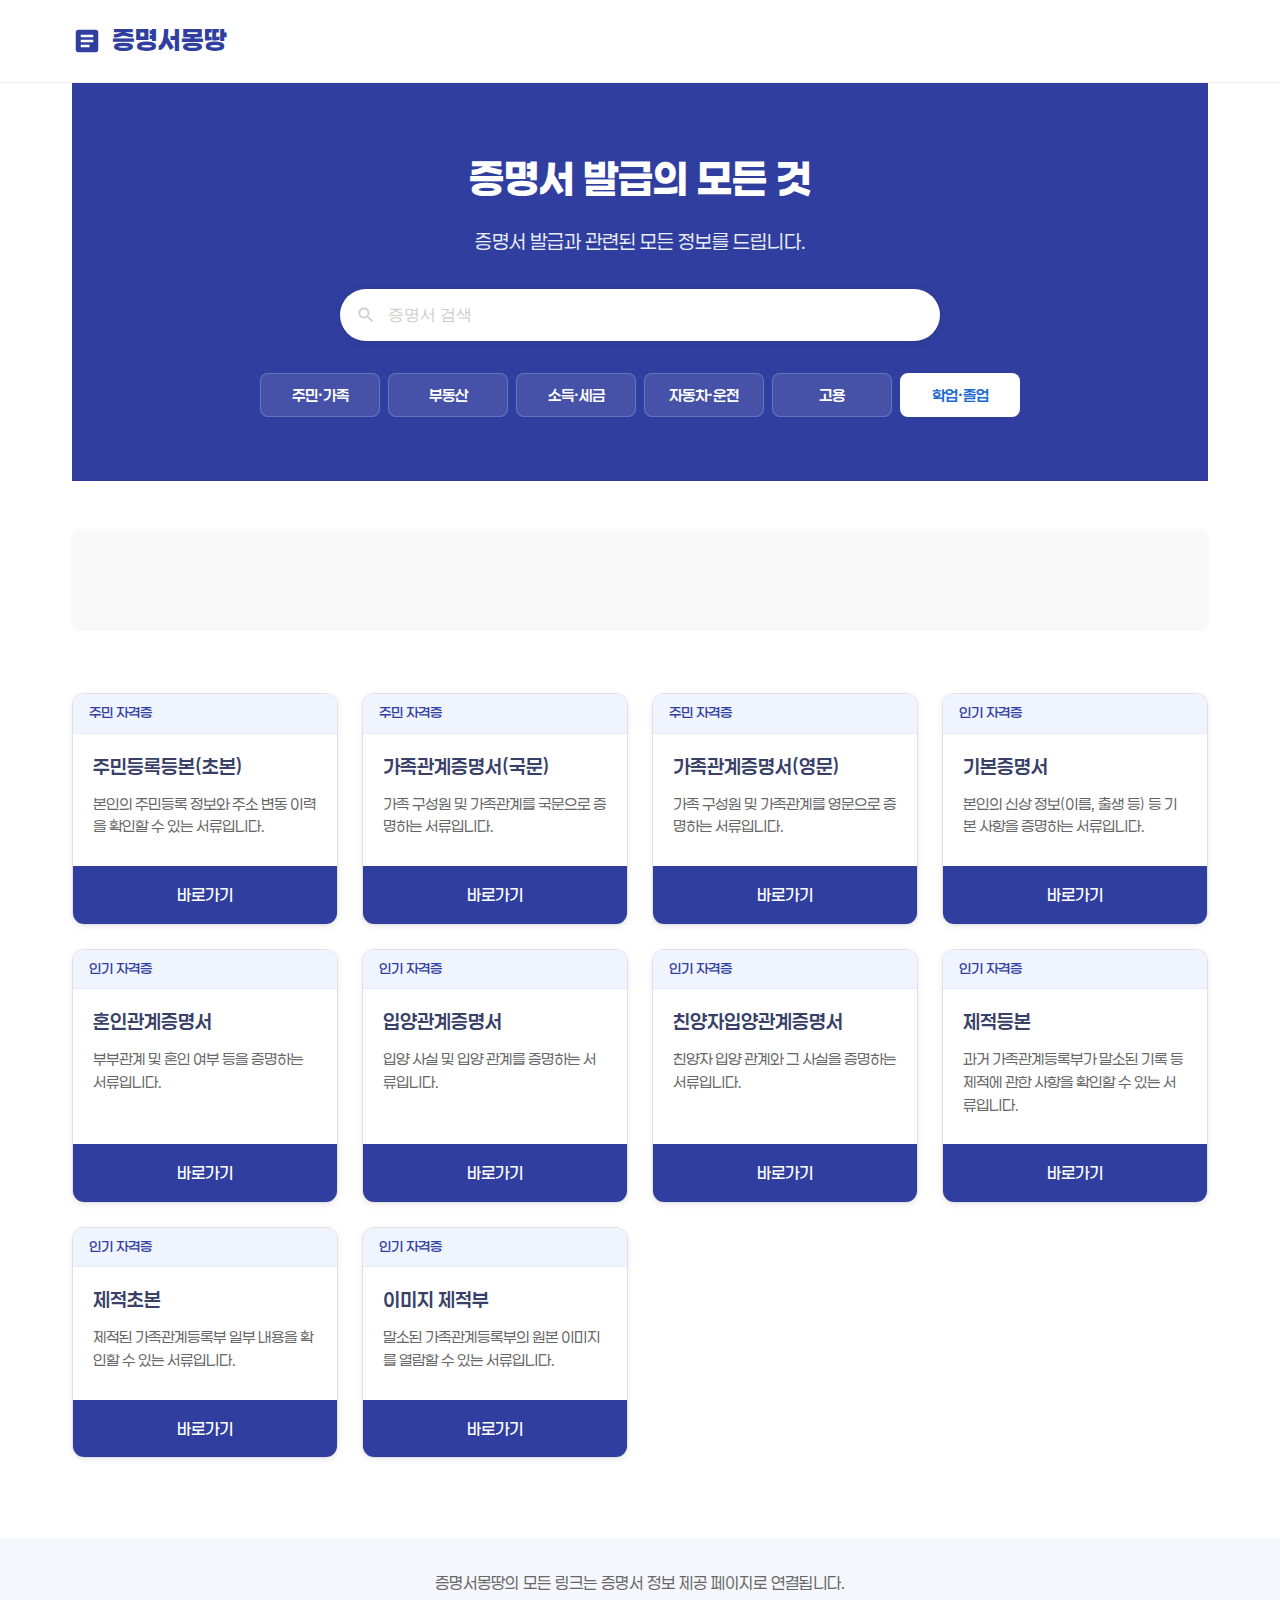
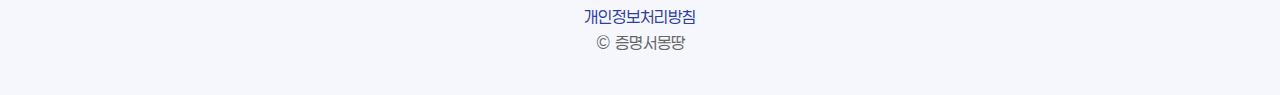
<file: index.html>
<!DOCTYPE html>
<html lang="ko">
<head>
    <meta charset="UTF-8">
    <meta name="viewport" content="width=device-width, initial-scale=1.0">
    <title>증명서몽땅 - 증명서 발급과 관련된 정보 모음</title>
    <meta name="description" content="다양한 증명서 정보와 발급 방법을 한 곳에서 찾아보세요. 주민등록등본, 가족관계증명서, 소득금액증명, 자동차등록원부 등 모든 증명서 발급 링크를 제공합니다.">
    <meta name="keywords" content="증명서, 주민등록등본, 가족관계증명서, 소득금액증명, 토지대장, 자동차등록원부, 등기부등본, 졸업증명서, 성적증명서, 증명서 발급, 민원24, 정부24">
    <meta name="author" content="증명서몽땅">
    <meta property="og:type" content="website">
    <meta property="og:title" content="증명서몽땅 - 증명서 발급과 관련된 정보 모음">
    <meta property="og:description" content="다양한 증명서 정보와 발급 방법을 한 곳에서 찾아보세요. 주민등록등본, 가족관계증명서, 소득금액증명, 자동차등록원부 등 모든 증명서 발급 링크를 제공합니다.">
    <meta property="og:url" content="https://jmd.dokbun2.com">
    <meta property="og:image" content="https://jmd.dokbun2.com/jmd.jpg">
    <meta name="naver-site-verification" content="e0f484da86c58b83534581c3d0fda0066b3ac4e5" />
    <link rel="canonical" href="https://jmd.dokbun2.com">
    <link rel="sitemap" type="application/xml" href="/sitemap.xml">
    <link rel="stylesheet" href="styles.css">
    <link href="https://fonts.googleapis.com/css2?family=Noto+Sans+KR:wght@400;500;700&display=swap" rel="stylesheet">
    <!-- 애드센스 코드 -->
    <script async src="https://pagead2.googlesyndication.com/pagead/js/adsbygoogle.js?client=ca-pub-3297361889610977"
     crossorigin="anonymous"></script>
</head>
<body>
    <header>
        <nav class="navbar">
            <div class="container">
                <div class="logo">
                    <a href="/">
                        <span class="logo-text">증명서몽땅</span>
                    </a>
                </div>
            </div>
        </nav>
    </header>

    <main>
        <div class="container">
            <section class="hero">
                <div class="hero-content">
                    <div class="hero-inner">
                        <h1>증명서 발급의 모든 것</h1>
                        <p>증명서 발급과 관련된 모든 정보를 드립니다.</p>
                        <div class="search-box">
                            <input type="text" placeholder="증명서 검색">
                            <button type="button">검색</button>
                        </div>
                        <div class="category-buttons">
                            <button data-category="resident">주민·가족</button>
                            <button data-category="property">부동산</button>
                            <button data-category="income">소득·세금</button>
                            <button data-category="vehicle">자동차·운전</button>
                            <button data-category="employment">고용</button>
                            <button data-category="education" class="active">학업·졸업</button>
                        </div>
                    </div>
                </div>
            </section>

            <!-- 광고 섹션 - 배너와 카드 섹션 사이 -->
            <section class="ad-section">
                <div class="ad-container">
                    <!-- 애드센스 광고 코드 -->
                    <script async src="https://pagead2.googlesyndication.com/pagead/js/adsbygoogle.js?client=ca-pub-3297361889610977"
                        crossorigin="anonymous"></script>
                    <!-- 랜딩페이지 상단광고 -->
                    <ins class="adsbygoogle"
                        style="display:block"
                        data-ad-client="ca-pub-3297361889610977"
                        data-ad-slot="1051740099"
                        data-ad-format="auto"
                        data-full-width-responsive="true"></ins>
                    <script>
                        (adsbygoogle = window.adsbygoogle || []).push({});
                    </script>
                </div>
            </section>

            <section class="card-section" id="cardContainer">
                <!-- 카드들은 JavaScript로 동적 생성됩니다 -->
            </section>
        </div>
    </main>

    <footer>
        <div class="container">
            <p>증명서몽땅의 모든 링크는 증명서 정보 제공 페이지로 연결됩니다.</p>
            <a href="privacy-policy.html">개인정보처리방침</a>
            <p>© 증명서몽땅</p>
        </div>
    </footer>

    <script src="script.js"></script>
</body>
</html>
</file>
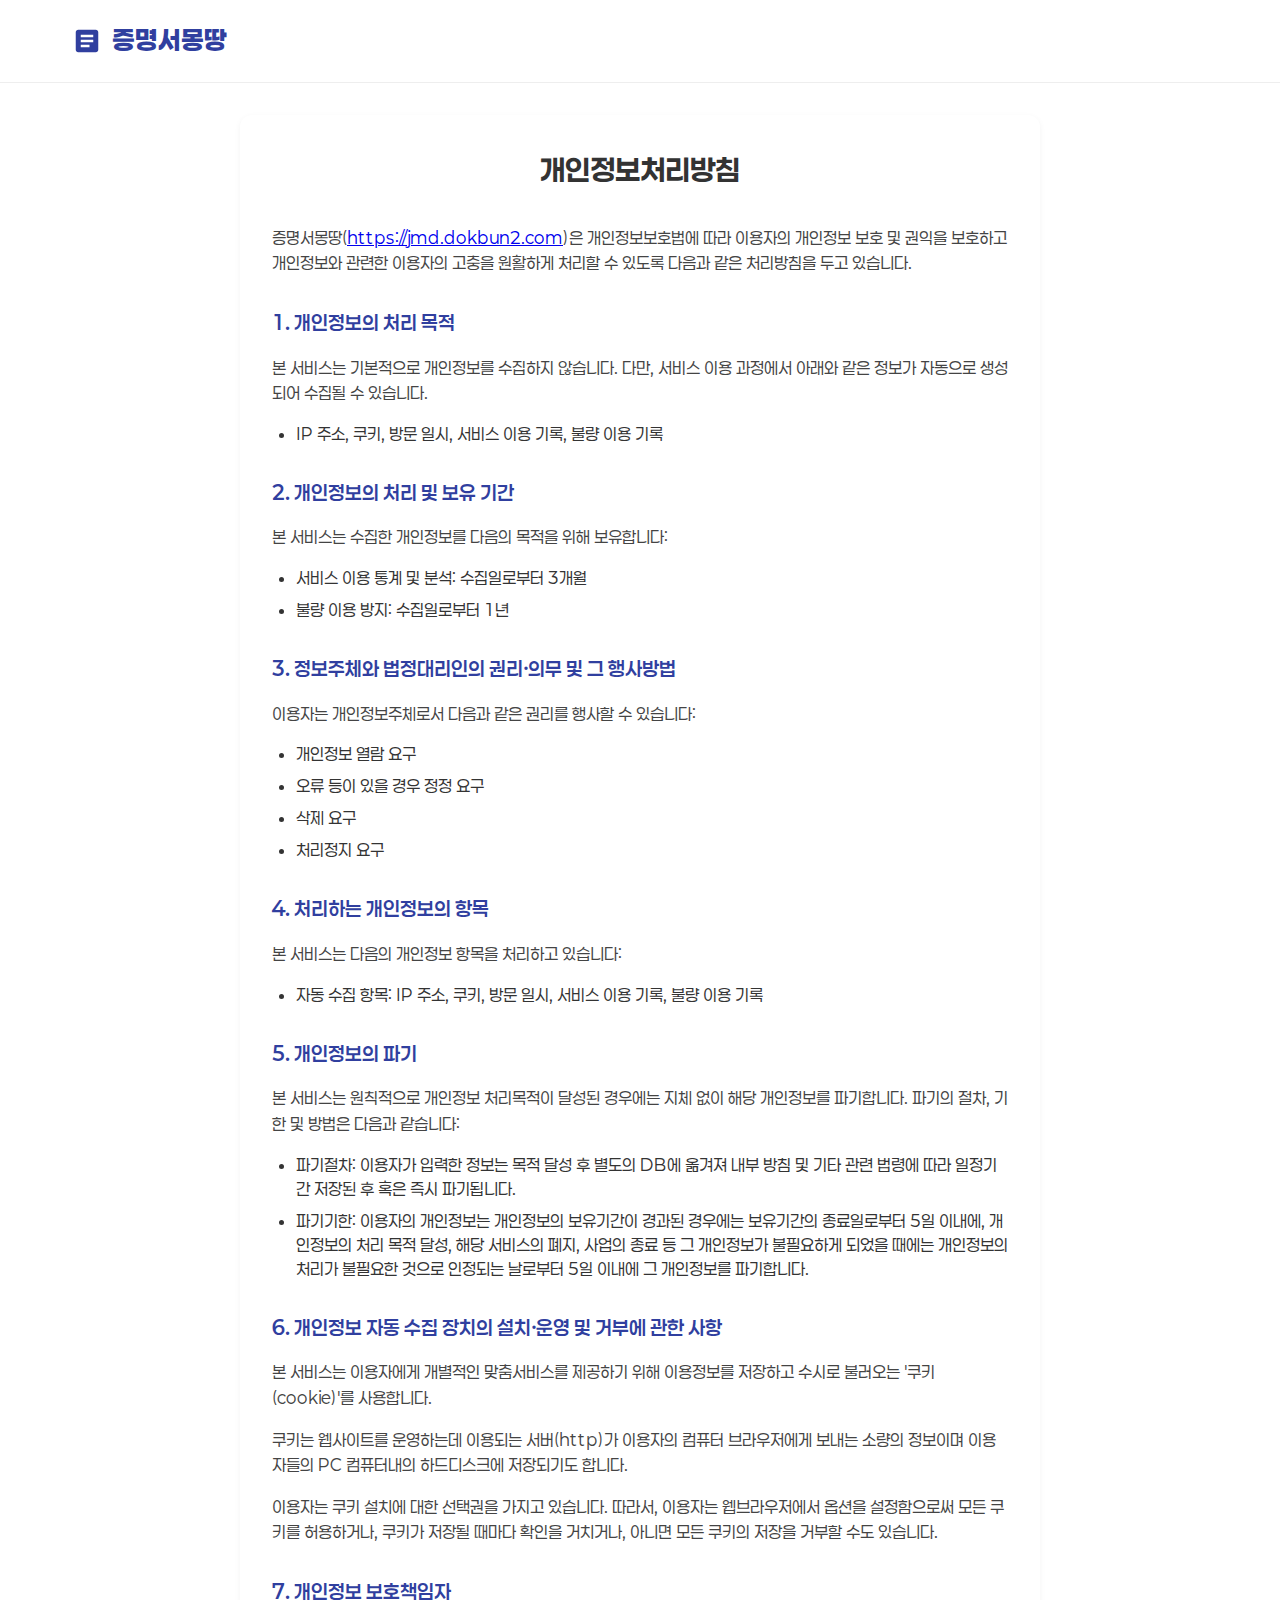
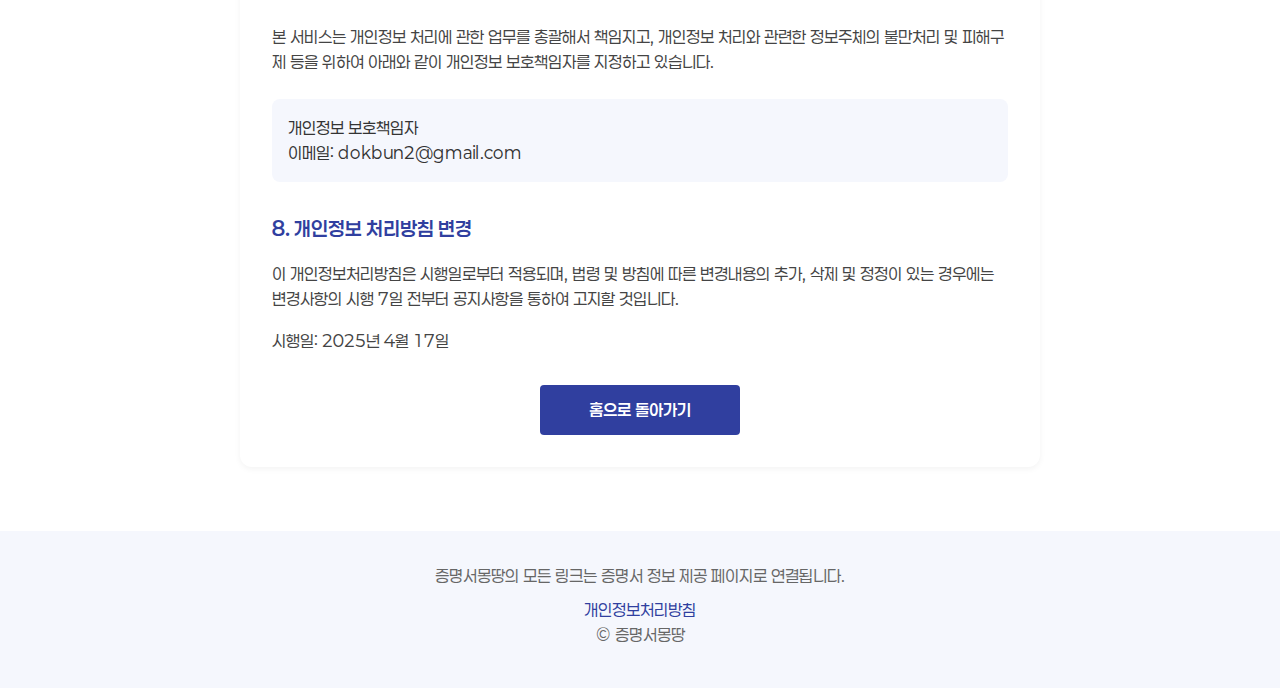
<file: privacy-policy.html>
<!DOCTYPE html>
<html lang="ko">
<head>
    <meta charset="UTF-8">
    <meta name="viewport" content="width=device-width, initial-scale=1.0">
    <title>개인정보처리방침 - 증명서몽땅</title>
    <meta name="description" content="증명서몽땅의 개인정보처리방침을 확인하세요. 개인정보 수집 및 이용에 관한 안내입니다.">
    <meta name="keywords" content="증명서몽땅, 개인정보처리방침, 개인정보보호, 정보보호정책">
    <meta name="author" content="증명서몽땅">
    <meta property="og:type" content="website">
    <meta property="og:title" content="개인정보처리방침 - 증명서몽땅">
    <meta property="og:description" content="증명서몽땅의 개인정보처리방침을 확인하세요. 개인정보 수집 및 이용에 관한 안내입니다.">
    <meta property="og:url" content="https://jmd.dokbun2.com/privacy-policy.html">
    <meta property="og:image" content="https://jmd.dokbun2.com/jmd.jpg">
    <meta name="naver-site-verification" content="e0f484da86c58b83534581c3d0fda0066b3ac4e5" />
    <link rel="canonical" href="https://jmd.dokbun2.com/privacy-policy.html">
    <link rel="stylesheet" href="styles.css">
    <link href="https://fonts.googleapis.com/css2?family=Noto+Sans+KR:wght@400;500;700&display=swap" rel="stylesheet">
    <script async src="https://pagead2.googlesyndication.com/pagead/js/adsbygoogle.js?client=ca-pub-3297361889610977"
     crossorigin="anonymous"></script>
    <style>
        .privacy-container {
            max-width: 800px;
            margin: 2rem auto 4rem;
            padding: 2rem;
            background-color: #fff;
            border-radius: 12px;
            box-shadow: 0 2px 6px rgba(0, 0, 0, 0.05);
        }
        
        .privacy-container h1 {
            font-size: 1.8rem;
            color: #333;
            text-align: center;
            margin-bottom: 2rem;
            font-family: 'Paperlogy', sans-serif;
            font-weight: 700;
        }
        
        .privacy-container p {
            margin-bottom: 1rem;
            line-height: 1.6;
            color: #444;
        }
        
        .privacy-container h2 {
            font-size: 1.2rem;
            font-weight: 600;
            margin: 2rem 0 1rem;
            color: #303F9F;
            font-family: 'Paperlogy', sans-serif;
        }
        
        .privacy-container ul {
            margin-left: 1.5rem;
            margin-bottom: 1rem;
        }
        
        .privacy-container li {
            margin-bottom: 0.5rem;
            line-height: 1.5;
        }
        
        .contact-info {
            background-color: #f5f7fd;
            padding: 1rem;
            border-radius: 8px;
            margin: 1.5rem 0;
        }
        
        .back-button {
            display: block;
            width: 200px;
            margin: 2rem auto 0;
            padding: 0.75rem 1rem;
            background-color: #303F9F;
            color: white;
            border: none;
            border-radius: 4px;
            text-align: center;
            text-decoration: none;
            font-weight: 600;
            font-family: 'Paperlogy', sans-serif;
            cursor: pointer;
        }
        
        @media (max-width: 768px) {
            .privacy-container {
                padding: 1.5rem;
                margin: 1rem auto 3rem;
            }
            
            .privacy-container h1 {
                font-size: 1.5rem;
            }
            
            .privacy-container h2 {
                font-size: 1.1rem;
            }
        }
    </style>
</head>
<body>
    <header>
        <nav class="navbar">
            <div class="container">
                <div class="logo">
                    <a href="index.html">
                        <span class="logo-text">증명서몽땅</span>
                    </a>
                </div>
            </div>
        </nav>
    </header>

    <main>
        <div class="container">
            <div class="privacy-container">
                <h1>개인정보처리방침</h1>
                
                <p>증명서몽땅(<a href="https://jmd.dokbun2.com">https://jmd.dokbun2.com</a>)은 개인정보보호법에 따라 이용자의 개인정보 보호 및 권익을 보호하고 개인정보와 관련한 이용자의 고충을 원활하게 처리할 수 있도록 다음과 같은 처리방침을 두고 있습니다.</p>
                
                <h2>1. 개인정보의 처리 목적</h2>
                <p>본 서비스는 기본적으로 개인정보를 수집하지 않습니다. 다만, 서비스 이용 과정에서 아래와 같은 정보가 자동으로 생성되어 수집될 수 있습니다.</p>
                <ul>
                    <li>IP 주소, 쿠키, 방문 일시, 서비스 이용 기록, 불량 이용 기록</li>
                </ul>
                
                <h2>2. 개인정보의 처리 및 보유 기간</h2>
                <p>본 서비스는 수집한 개인정보를 다음의 목적을 위해 보유합니다:</p>
                <ul>
                    <li>서비스 이용 통계 및 분석: 수집일로부터 3개월</li>
                    <li>불량 이용 방지: 수집일로부터 1년</li>
                </ul>
                
                <h2>3. 정보주체와 법정대리인의 권리·의무 및 그 행사방법</h2>
                <p>이용자는 개인정보주체로서 다음과 같은 권리를 행사할 수 있습니다:</p>
                <ul>
                    <li>개인정보 열람 요구</li>
                    <li>오류 등이 있을 경우 정정 요구</li>
                    <li>삭제 요구</li>
                    <li>처리정지 요구</li>
                </ul>
                
                <h2>4. 처리하는 개인정보의 항목</h2>
                <p>본 서비스는 다음의 개인정보 항목을 처리하고 있습니다:</p>
                <ul>
                    <li>자동 수집 항목: IP 주소, 쿠키, 방문 일시, 서비스 이용 기록, 불량 이용 기록</li>
                </ul>
                
                <h2>5. 개인정보의 파기</h2>
                <p>본 서비스는 원칙적으로 개인정보 처리목적이 달성된 경우에는 지체 없이 해당 개인정보를 파기합니다. 파기의 절차, 기한 및 방법은 다음과 같습니다:</p>
                <ul>
                    <li>파기절차: 이용자가 입력한 정보는 목적 달성 후 별도의 DB에 옮겨져 내부 방침 및 기타 관련 법령에 따라 일정기간 저장된 후 혹은 즉시 파기됩니다.</li>
                    <li>파기기한: 이용자의 개인정보는 개인정보의 보유기간이 경과된 경우에는 보유기간의 종료일로부터 5일 이내에, 개인정보의 처리 목적 달성, 해당 서비스의 폐지, 사업의 종료 등 그 개인정보가 불필요하게 되었을 때에는 개인정보의 처리가 불필요한 것으로 인정되는 날로부터 5일 이내에 그 개인정보를 파기합니다.</li>
                </ul>
                
                <h2>6. 개인정보 자동 수집 장치의 설치·운영 및 거부에 관한 사항</h2>
                <p>본 서비스는 이용자에게 개별적인 맞춤서비스를 제공하기 위해 이용정보를 저장하고 수시로 불러오는 '쿠키(cookie)'를 사용합니다.</p>
                <p>쿠키는 웹사이트를 운영하는데 이용되는 서버(http)가 이용자의 컴퓨터 브라우저에게 보내는 소량의 정보이며 이용자들의 PC 컴퓨터내의 하드디스크에 저장되기도 합니다.</p>
                <p>이용자는 쿠키 설치에 대한 선택권을 가지고 있습니다. 따라서, 이용자는 웹브라우저에서 옵션을 설정함으로써 모든 쿠키를 허용하거나, 쿠키가 저장될 때마다 확인을 거치거나, 아니면 모든 쿠키의 저장을 거부할 수도 있습니다.</p>
                
                <h2>7. 개인정보 보호책임자</h2>
                <p>본 서비스는 개인정보 처리에 관한 업무를 총괄해서 책임지고, 개인정보 처리와 관련한 정보주체의 불만처리 및 피해구제 등을 위하여 아래와 같이 개인정보 보호책임자를 지정하고 있습니다.</p>
                
                <div class="contact-info">
                    개인정보 보호책임자<br>
                    이메일: dokbun2@gmail.com
                </div>
                
                <h2>8. 개인정보 처리방침 변경</h2>
                <p>이 개인정보처리방침은 시행일로부터 적용되며, 법령 및 방침에 따른 변경내용의 추가, 삭제 및 정정이 있는 경우에는 변경사항의 시행 7일 전부터 공지사항을 통하여 고지할 것입니다.</p>
                
                <p>시행일: 2025년 4월 17일</p>
                
                <a href="index.html" class="back-button">홈으로 돌아가기</a>
            </div>
        </div>
    </main>

    <footer>
        <div class="container">
            <p>증명서몽땅의 모든 링크는 증명서 정보 제공 페이지로 연결됩니다.</p>
            <a href="privacy-policy.html">개인정보처리방침</a>
            <p>© 증명서몽땅</p>
        </div>
    </footer>

    <script src="script.js"></script>
</body>
</html>
</file>
<file: styles.css>
/* 전역 스타일 */
:root {
    --primary-color: #303F9F;
    --secondary-color: #f5f7fd;
    --text-color: #333;
    --background-color: #ffffff;
    --card-shadow: 0 2px 4px rgba(0, 0, 0, 0.1);
    --content-width: 1200px;
    --content-padding: 2rem;
}

* {
    margin: 0;
    padding: 0;
    box-sizing: border-box;
}

body {
    font-family: 'Paperlogy', 'Noto Sans KR', sans-serif;
    line-height: 1.6;
    color: var(--text-color);
    background-color: var(--background-color);
    padding: 0;
}

.container {
    max-width: var(--content-width);
    margin: 0 auto;
    padding: 0 var(--content-padding);
}

/* 네비게이션 바 */
.navbar {
    padding: 0.8rem 0;
    background-color: #fff;
    border-bottom: 1px solid #eee;
}

.logo {
    margin: 0;
    padding: 0.5rem 0;
    display: flex;
    align-items: center;
}

.logo a {
    display: flex;
    text-decoration: none;
    color: var(--primary-color);
    align-items: center;
    height: 40px;
}

.logo a::before {
    content: '';
    display: inline-block;
    width: 30px;
    height: 30px;
    margin-right: 10px;
    background-image: url('data:image/svg+xml,<svg xmlns="http://www.w3.org/2000/svg" viewBox="0 0 24 24" fill="%23303F9F"><path d="M19 3H5c-1.1 0-2 .9-2 2v14c0 1.1.9 2 2 2h14c1.1 0 2-.9 2-2V5c0-1.1-.9-2-2-2zm-5 14H7v-2h7v2zm3-4H7v-2h10v2zm0-4H7V7h10v2z"/></svg>');
    background-size: contain;
    background-repeat: no-repeat;
    background-position: center;
    flex-shrink: 0;
}

.logo-text {
    font-size: 1.6rem;
    font-weight: 800;
    font-family: 'Paperlogy', sans-serif;
    color: var(--primary-color);
}

/* 히어로 섹션 */
.hero {
    background-color: var(--primary-color);
    padding: 4rem 0;
    text-align: center;
    color: #fff;
    border-radius: 0;
    margin-bottom: 3rem;
}

.hero-container {
    max-width: var(--content-width);
    margin: 0 auto;
    padding: 0 var(--content-padding);
}

.hero-content {
    max-width: 100%;
    margin: 0 auto;
    padding: 0;
}

.hero-inner {
    max-width: 800px;
    margin: 0 auto;
}

.hero h1 {
    font-size: 2.5rem;
    font-weight: 800;
    font-family: 'Paperlogy', sans-serif;
    margin-bottom: 1rem;
}

.hero p {
    font-size: 1.2rem;
    margin-bottom: 2rem;
    opacity: 0.9;
}

/* 검색 박스 */
.search-box {
    position: relative;
    max-width: 600px;
    margin: 0 auto 2rem;
    background: white;
    border-radius: 100px;
    overflow: hidden;
    box-shadow: 0 2px 8px rgba(0, 0, 0, 0.1);
    border: none;
}

.search-box input {
    width: 100%;
    height: 52px;
    padding: 0 60px 0 48px;
    border: none;
    outline: none;
    font-size: 1rem;
    background: transparent;
}

.search-box input::placeholder {
    color: #ccc;
}

.search-box::before {
    content: '';
    position: absolute;
    left: 16px;
    top: 50%;
    transform: translateY(-50%);
    width: 20px;
    height: 20px;
    background: url('data:image/svg+xml,<svg xmlns="http://www.w3.org/2000/svg" viewBox="0 0 24 24" fill="%23cccccc"><path d="M15.5 14h-.79l-.28-.27C15.41 12.59 16 11.11 16 9.5 16 5.91 13.09 3 9.5 3S3 5.91 3 9.5 5.91 16 9.5 16c1.61 0 3.09-.59 4.23-1.57l.27.28v.79l5 4.99L20.49 19l-4.99-5zm-6 0C7.01 14 5 11.99 5 9.5S7.01 5 9.5 5 14 7.01 14 9.5 11.99 14 9.5 14z"/></svg>') center/contain no-repeat;
}

.search-box button {
    position: absolute;
    right: 8px;
    top: 50%;
    transform: translateY(-50%);
    background: transparent;
    border: none;
    padding: 8px 16px;
    color: transparent;
    font-size: 0;
    cursor: pointer;
}

/* 카테고리 버튼 */
.category-buttons {
    display: flex;
    justify-content: center;
    gap: 0.5rem;
    margin-top: 1.5rem;
    max-width: 800px;
    margin-left: auto;
    margin-right: auto;
}

.category-buttons button {
    flex: 1;
    min-width: 90px;
    max-width: 120px;
    height: 44px;
    padding: 0;
    font-size: 0.95rem;
    font-family: 'Paperlogy', sans-serif;
    font-weight: 600;
    background: rgba(255, 255, 255, 0.1);
    color: white;
    border: 1px solid rgba(255, 255, 255, 0.2);
    border-radius: 8px;
    cursor: pointer;
    transition: all 0.2s ease;
    text-align: center;
    white-space: nowrap;
    display: flex;
    align-items: center;
    justify-content: center;
}

.category-buttons button:hover {
    background: rgba(255, 255, 255, 0.2);
}

.category-buttons button.active {
    background: white;
    color: #1967d2;
    border: none;
}

/* 카드 섹션 */
.card-section {
    padding: 2rem 0;
    display: grid;
    grid-template-columns: repeat(4, 1fr);
    gap: 1.5rem;
    max-width: 100%;
    margin-bottom: 3rem;
    position: relative;
}

.card {
    background-color: #fff;
    border-radius: 12px;
    overflow: hidden;
    box-shadow: 0 2px 6px rgba(0, 0, 0, 0.08);
    transition: transform 0.3s, box-shadow 0.3s;
    display: flex;
    flex-direction: column;
    border: 1px solid #e0e0e0;
    cursor: pointer;
}

.card:hover {
    transform: translateY(-5px);
    box-shadow: 0 4px 12px rgba(0, 0, 0, 0.12);
}

.card-category {
    background-color: #f0f4ff;
    padding: 0.5rem 1rem;
    font-size: 0.875rem;
    font-weight: 500;
    color: var(--primary-color);
    border-bottom: 1px solid #e6ecff;
}

.card-body {
    padding: 1.25rem 1.25rem 0.75rem;
    flex: 1;
}

.card h3 {
    font-size: 1.2rem;
    margin-bottom: 0.75rem;
    color: #384068;
    line-height: 1.4;
    font-weight: 600;
    font-family: 'Paperlogy', sans-serif;
}

.card p {
    color: #666;
    margin-bottom: 1rem;
    font-size: 0.95rem;
    line-height: 1.5;
}

.card-footer {
    padding: 0;
    background-color: var(--primary-color);
    display: flex;
    justify-content: center;
    margin-top: auto;
}

.card a {
    display: block;
    width: 100%;
    padding: 1rem;
    text-align: center;
    background-color: var(--primary-color);
    color: white;
    text-decoration: none;
    font-weight: 500;
    border-radius: 0;
    transition: background-color 0.2s;
}

.card a:hover {
    background-color: #263383;
    text-decoration: none;
}

/* 광고 섹션 */
.ad-section {
    max-width: 100%;
    margin: 1rem auto 2rem;
    padding: 0;
}

.ad-container {
    max-width: 100%;
    margin: 0 auto;
    text-align: center;
    overflow: hidden;
    background-color: #f9f9f9;
    border-radius: 8px;
    box-shadow: 0 1px 3px rgba(0, 0, 0, 0.05);
    min-height: 100px;
}

/* 푸터 */
footer {
    background-color: var(--secondary-color);
    padding: 2rem 0;
    text-align: center;
    margin-top: 2rem;
}

footer p {
    color: #666;
    margin-bottom: 0.5rem;
}

footer a {
    color: var(--primary-color);
    text-decoration: none;
}

footer a:hover {
    text-decoration: underline;
}

/* 반응형 디자인 */
@media (max-width: 768px) {
    :root {
        --content-padding: 1rem;
    }
    
    body {
        background: #f8f9fa;
        min-height: 100vh;
        padding: 0;
    }
    
    .container {
        padding: 0 var(--content-padding);
    }
    
    .navbar {
        padding: 0.8rem 0;
        margin-bottom: 0;
        background-color: #fff;
    }
    
    .logo {
        padding: 0.3rem 0;
    }
    
    .logo a {
        height: 36px;
    }
    
    .logo a::before {
        width: 26px;
        height: 26px;
        margin-right: 8px;
    }
    
    .logo-text {
        font-size: 1.3rem;
    }
    
    .hero {
        padding: 2rem 0;
        background: var(--primary-color);
        border-radius: 0;
        position: relative;
        z-index: 1;
        min-height: auto;
        margin-bottom: 2rem;
    }

    .hero-content {
        padding: 0 var(--content-padding);
        max-width: 100%;
    }
    
    .hero-inner {
        max-width: 100%;
    }

    .hero h1 {
        font-size: 1.5rem;
        margin-bottom: 0.75rem;
        word-break: keep-all;
        line-height: 1.3;
    }

    .hero p {
        font-size: 0.9rem;
        margin-bottom: 1.25rem;
        padding: 0;
        opacity: 0.8;
        line-height: 1.4;
        word-break: keep-all;
    }

    .search-box {
        margin: 0 auto;
        position: relative;
        z-index: 2;
        width: 100%;
        border: none;
        background: white;
        border-radius: 100px;
        box-shadow: 0 1px 3px rgba(0, 0, 0, 0.08);
        padding: 0;
        max-width: none;
    }

    .search-box input {
        width: 100%;
        height: 44px;
        font-size: 0.95rem;
        padding: 0 48px 0 40px;
        background: transparent;
        border: none;
        outline: none;
    }

    .search-box input::placeholder {
        color: #ccc;
    }

    .search-box::before {
        left: 12px;
        width: 18px;
        height: 18px;
        background: url('data:image/svg+xml,<svg xmlns="http://www.w3.org/2000/svg" viewBox="0 0 24 24" fill="%23cccccc"><path d="M15.5 14h-.79l-.28-.27C15.41 12.59 16 11.11 16 9.5 16 5.91 13.09 3 9.5 3S3 5.91 3 9.5 5.91 16 9.5 16c1.61 0 3.09-.59 4.23-1.57l.27.28v.79l5 4.99L20.49 19l-4.99-5zm-6 0C7.01 14 5 11.99 5 9.5S7.01 5 9.5 5 14 7.01 14 9.5 11.99 14 9.5 14z"/></svg>') center/contain no-repeat;
    }

    .search-box button {
        position: absolute;
        right: 8px;
        top: 50%;
        transform: translateY(-50%);
        background: transparent;
        border: none;
        padding: 8px 16px;
        color: transparent;
        font-size: 0;
        cursor: pointer;
    }

    .category-buttons {
        display: grid;
        grid-template-columns: repeat(3, 1fr);
        gap: 8px;
        padding: 0;
        margin-top: 1.5rem;
        position: relative;
        z-index: 2;
        width: 100%;
        max-width: none;
    }

    .category-buttons button {
        width: 100%;
        height: 44px;
        padding: 0;
        font-size: 0.875rem;
        background: rgba(255, 255, 255, 0.1);
        color: white;
        border: 1px solid rgba(255, 255, 255, 0.2);
        border-radius: 8px;
        display: flex;
        align-items: center;
        justify-content: center;
        transition: all 0.2s ease;
        word-break: keep-all;
        min-width: 0;
        max-width: none;
    }

    .category-buttons button:active {
        opacity: 0.9;
    }

    .category-buttons button.active {
        background: white;
        color: var(--primary-color);
        border: none;
    }

    .card-section {
        padding: 1rem 0 2rem;
        background: var(--secondary-color);
        border-radius: 0;
        position: relative;
        z-index: 0;
        gap: 1rem;
        grid-template-columns: repeat(2, 1fr);
    }

    .card {
        background: white;
        border-radius: 12px;
        margin-bottom: 1rem;
        box-shadow: 0 2px 6px rgba(0, 0, 0, 0.08);
        border: 1px solid #e0e0e0;
        display: flex;
        flex-direction: column;
        overflow: hidden;
        transition: transform 0.2s;
    }

    .card:last-child {
        margin-bottom: 0;
    }

    .card-category {
        background-color: #f0f4ff;
        padding: 0.5rem 1rem;
        font-size: 0.85rem;
        font-weight: 500;
        color: var(--primary-color);
        border-bottom: 1px solid #e6ecff;
    }

    .card-body {
        padding: 1rem 1rem 0.75rem;
        flex: 1;
    }

    .card h3 {
        font-size: 1rem;
        font-weight: 600;
        margin: 0 0 0.5rem 0;
        color: #384068;
        line-height: 1.4;
    }

    .card p {
        display: block;
        color: #666;
        margin-bottom: 0.5rem;
        font-size: 0.875rem;
        line-height: 1.5;
    }

    .card-footer {
        padding: 0;
        background-color: var(--primary-color);
        display: flex;
        justify-content: center;
        margin-top: auto;
        border-top: none;
    }

    .card a {
        display: block;
        width: 100%;
        padding: 0.75rem 1rem;
        text-align: center;
        background-color: var(--primary-color);
        color: white;
        text-decoration: none;
        font-weight: 500;
        font-size: 0.875rem;
        border-radius: 0;
        transition: background-color 0.2s;
    }

    .card a:active {
        background-color: #263383;
    }

    .card:hover {
        transform: none;
    }

    .ad-section {
        margin: 1rem auto 1.5rem;
    }
    
    .ad-container {
        border-radius: 0;
    }
}

/* Paperlogy 폰트 설정 */
@font-face {
    font-family: 'Paperlogy';
    src: url('fonts/Paperlogy-1Thin.ttf') format('truetype');
    font-weight: 100;
    font-style: normal;
    font-display: swap;
}

@font-face {
    font-family: 'Paperlogy';
    src: url('fonts/Paperlogy-2ExtraLight.ttf') format('truetype');
    font-weight: 200;
    font-style: normal;
    font-display: swap;
}

@font-face {
    font-family: 'Paperlogy';
    src: url('fonts/Paperlogy-3Light.ttf') format('truetype');
    font-weight: 300;
    font-style: normal;
    font-display: swap;
}

@font-face {
    font-family: 'Paperlogy';
    src: url('fonts/Paperlogy-4Regular.ttf') format('truetype');
    font-weight: 400;
    font-style: normal;
    font-display: swap;
}

@font-face {
    font-family: 'Paperlogy';
    src: url('fonts/Paperlogy-5Medium.ttf') format('truetype');
    font-weight: 500;
    font-style: normal;
    font-display: swap;
}

@font-face {
    font-family: 'Paperlogy';
    src: url('fonts/Paperlogy-6SemiBold.ttf') format('truetype');
    font-weight: 600;
    font-style: normal;
    font-display: swap;
}

@font-face {
    font-family: 'Paperlogy';
    src: url('fonts/Paperlogy-7Bold.ttf') format('truetype');
    font-weight: 700;
    font-style: normal;
    font-display: swap;
}

@font-face {
    font-family: 'Paperlogy';
    src: url('fonts/Paperlogy-8ExtraBold.ttf') format('truetype');
    font-weight: 800;
    font-style: normal;
    font-display: swap;
}

@font-face {
    font-family: 'Paperlogy';
    src: url('fonts/Paperlogy-9Black.ttf') format('truetype');
    font-weight: 900;
    font-style: normal;
    font-display: swap;
}

.privacy-ad {
    margin-bottom: 2rem;
    background-color: #f9f9f9;
    border-radius: 8px;
    box-shadow: 0 1px 3px rgba(0, 0, 0, 0.05);
    padding: 0.5rem;
}

@media (max-width: 768px) {
    .privacy-ad {
        margin-bottom: 1.5rem;
        border-radius: 4px;
    }
}
</file>
